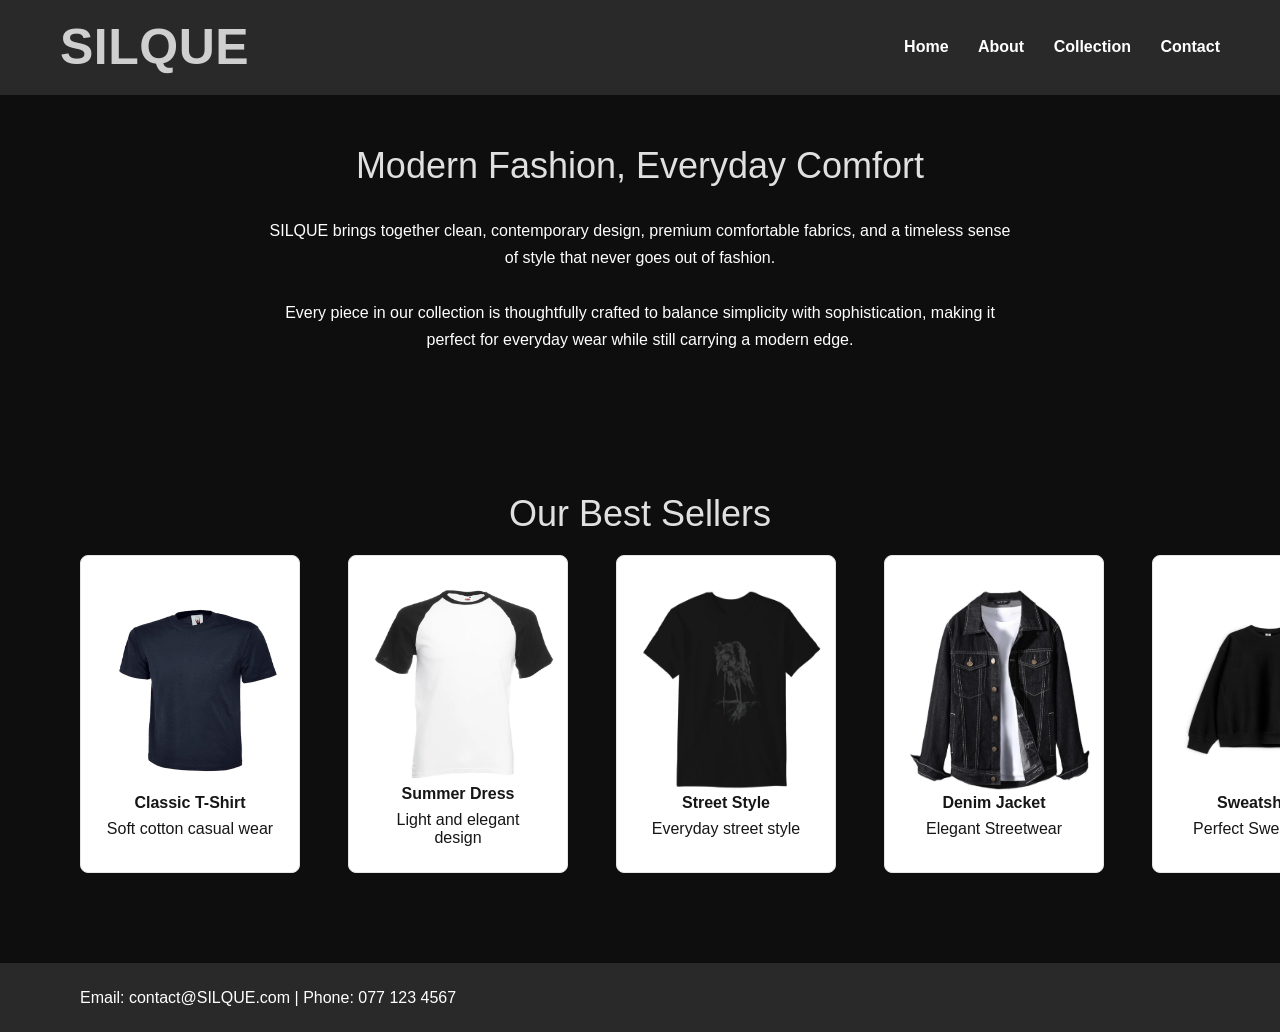
<file: index.html>
<!DOCTYPE html>
<html>
<head>
  <title>SILQUE | Home</title>
  <link rel="stylesheet" href="style.css">
</head>
<body>

<header>
  <h1>SILQUE</span></h1>
  <nav>
    <a href="index.html">Home</a>
    <a href="about.html">About</a>
    <a href="gallery.html">Collection</a>
    <a href="contact.html">Contact</a>
  </nav>
</header>

<section>
  <h2 class="section-title">Modern Fashion, Everyday Comfort</h2><br>
  <p class="section-text">
    SILQUE brings together clean, contemporary design, premium comfortable fabrics, and a timeless sense of style that never goes out of fashion.<br> <br>Every piece in our collection is thoughtfully crafted to balance simplicity with sophistication, making it perfect for everyday wear while still carrying a modern edge.
  </p>
</section>

<section>

  <h2 class="section-title">Our Best Sellers</h2>

  <div class="products">

    <div class="product">
      <img src="1.jpg" alt="Classic T-Shirt">
      <h4>Classic T-Shirt</h4>
      <p>Soft cotton casual wear</p>
    </div>

    <div class="product">

      <img src="2.jpg" alt="Best Sellers">
      <h4>Summer Dress</h4>
      <p>Light and elegant design</p>

    </div>

    <div class="product">

      <img src="3.webp" alt="Street style">

      <h4>Street Style</h4>

      <p>Everyday street style</p>

    </div>


    <div class="product">

      <img src="4.jpg" alt="Street style">

      <h4>Denim Jacket</h4>

      <p>Elegant Streetwear</p>

    </div>

    <div class="product">

      <img src="6.jpg" alt="Sweatshirts">

      <h4>Sweatshirts</h4>

      <p>Perfect Sweatshirts</p>

    </div>

  </div>

</section>

<footer>
  Email: contact@SILQUE.com | Phone: 077 123 4567
</footer>

</body>
</html>
</file>
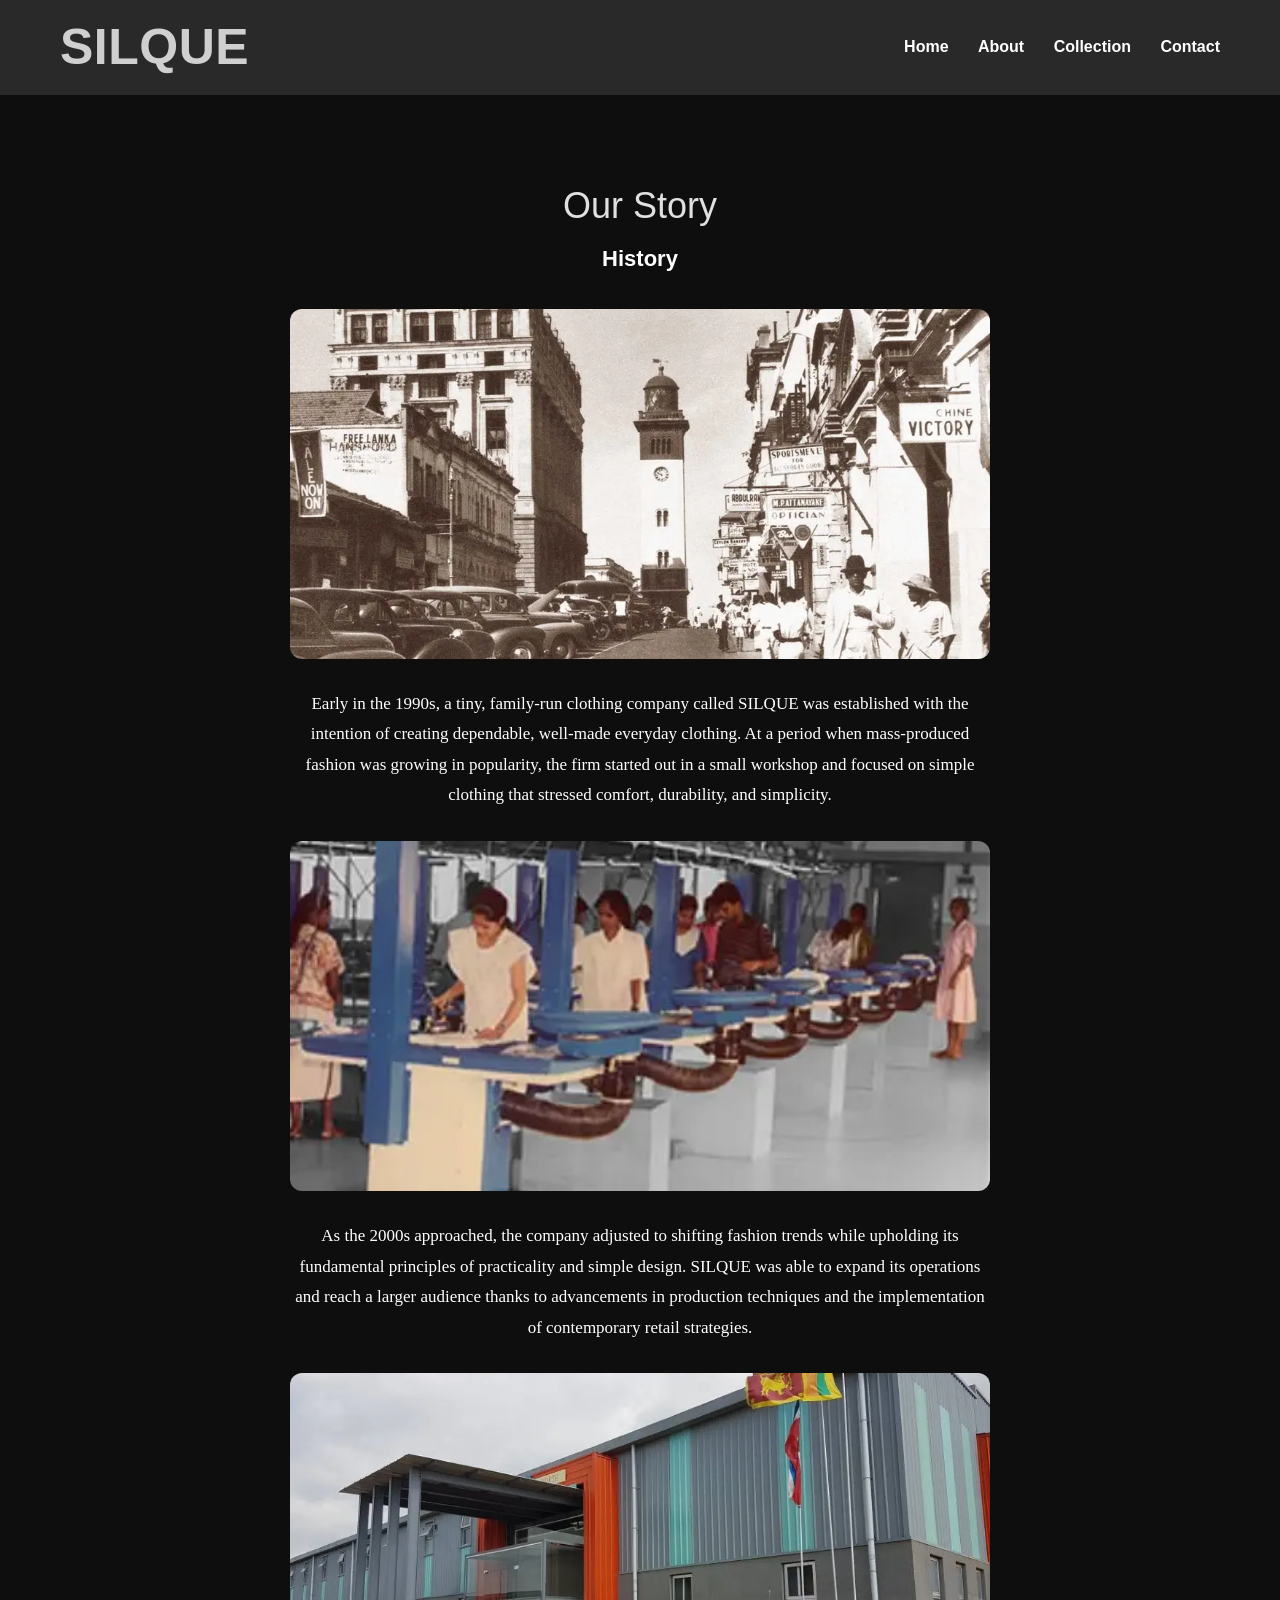
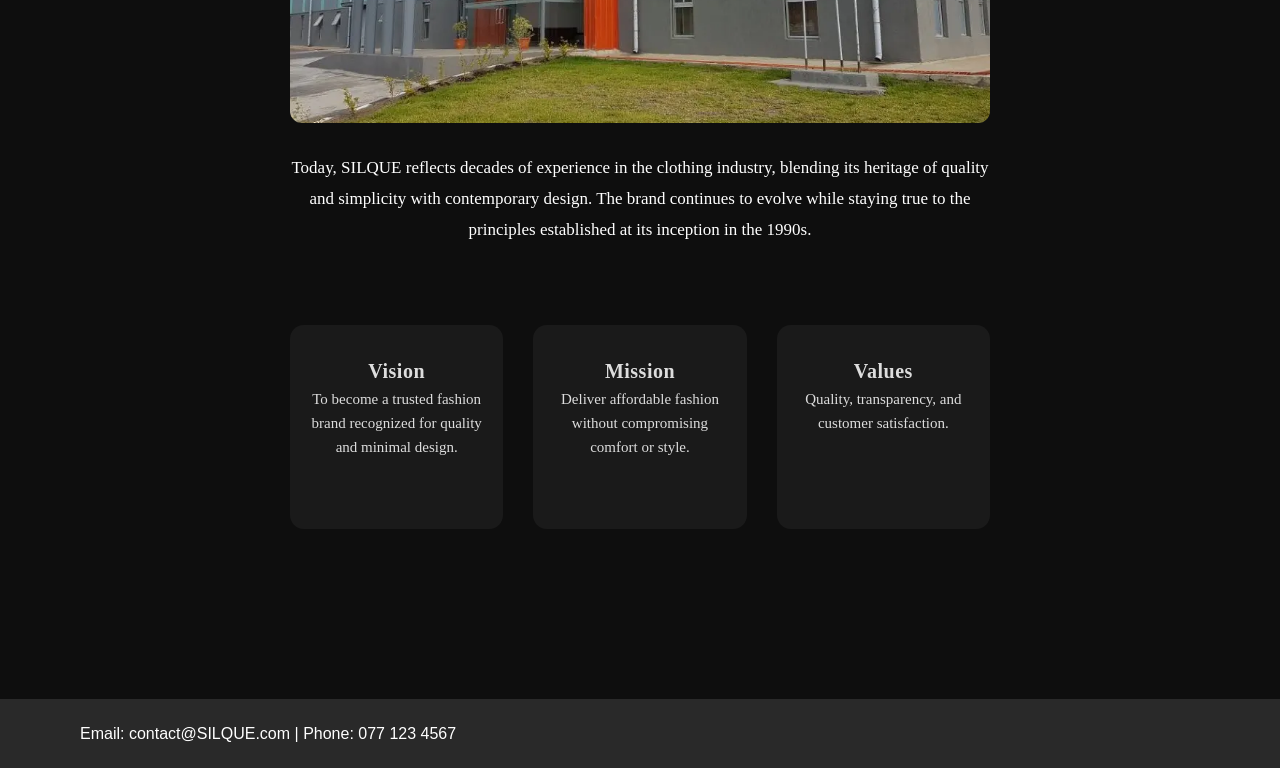
<file: about.html>
<!DOCTYPE html>
<html>
<head>
  <title>SILQUE | About</title>
  <link rel="stylesheet" href="style.css">
</head>

<body>

<header>
  <h1>SILQUE</span></h1>
  <nav>
    <a href="index.html">Home</a>
    <a href="about.html">About</a>
    <a href="gallery.html">Collection</a>
    <a href="contact.html">Contact</a>
  </nav>
</header>

<div class="about-container">

<section>
  <h2 class="section-title">Our Story</h2>

  <p class="section-text"><strong>History</strong>

    <img src="19.jpg">
    
    Early in the 1990s, a tiny, family-run clothing company called SILQUE was established with the intention of creating dependable, well-made everyday clothing. At a period when mass-produced fashion was growing in popularity, the firm started out in a small workshop and focused on simple clothing that stressed comfort, durability, and simplicity.

    <img src="20.jpg">

    As the 2000s approached, the company adjusted to shifting fashion trends while upholding its fundamental principles of practicality and simple design. SILQUE was able to expand its operations and reach a larger audience thanks to advancements in production techniques and the implementation of contemporary retail strategies.

    <img src="21.jpg">

    Today, SILQUE reflects decades of experience in the clothing industry, blending its heritage of quality and simplicity with contemporary design. The brand continues to evolve while staying true to the principles established at its inception in the 1990s.</p>


    <div class="vmv-section">

      <div class="vmv-box">
  <p class="section-text"><strong>Vision</strong><br>To become a trusted fashion brand recognized
  for quality and minimal design.</p>
      </div>

      <div class="vmv-box">
  <p class="section-text"><strong>Mission</strong><br>Deliver affordable fashion without
  compromising comfort or style.</p>
  </div>


  <div class="vmv-box">
    <p class="section-text"><strong>Values</strong><br>Quality, transparency, and customer satisfaction.</p>
  </div>

  </div>
</section>
</div>

<footer>
  Email: contact@SILQUE.com | Phone: 077 123 4567
</footer>

</body>

</html>
</file>
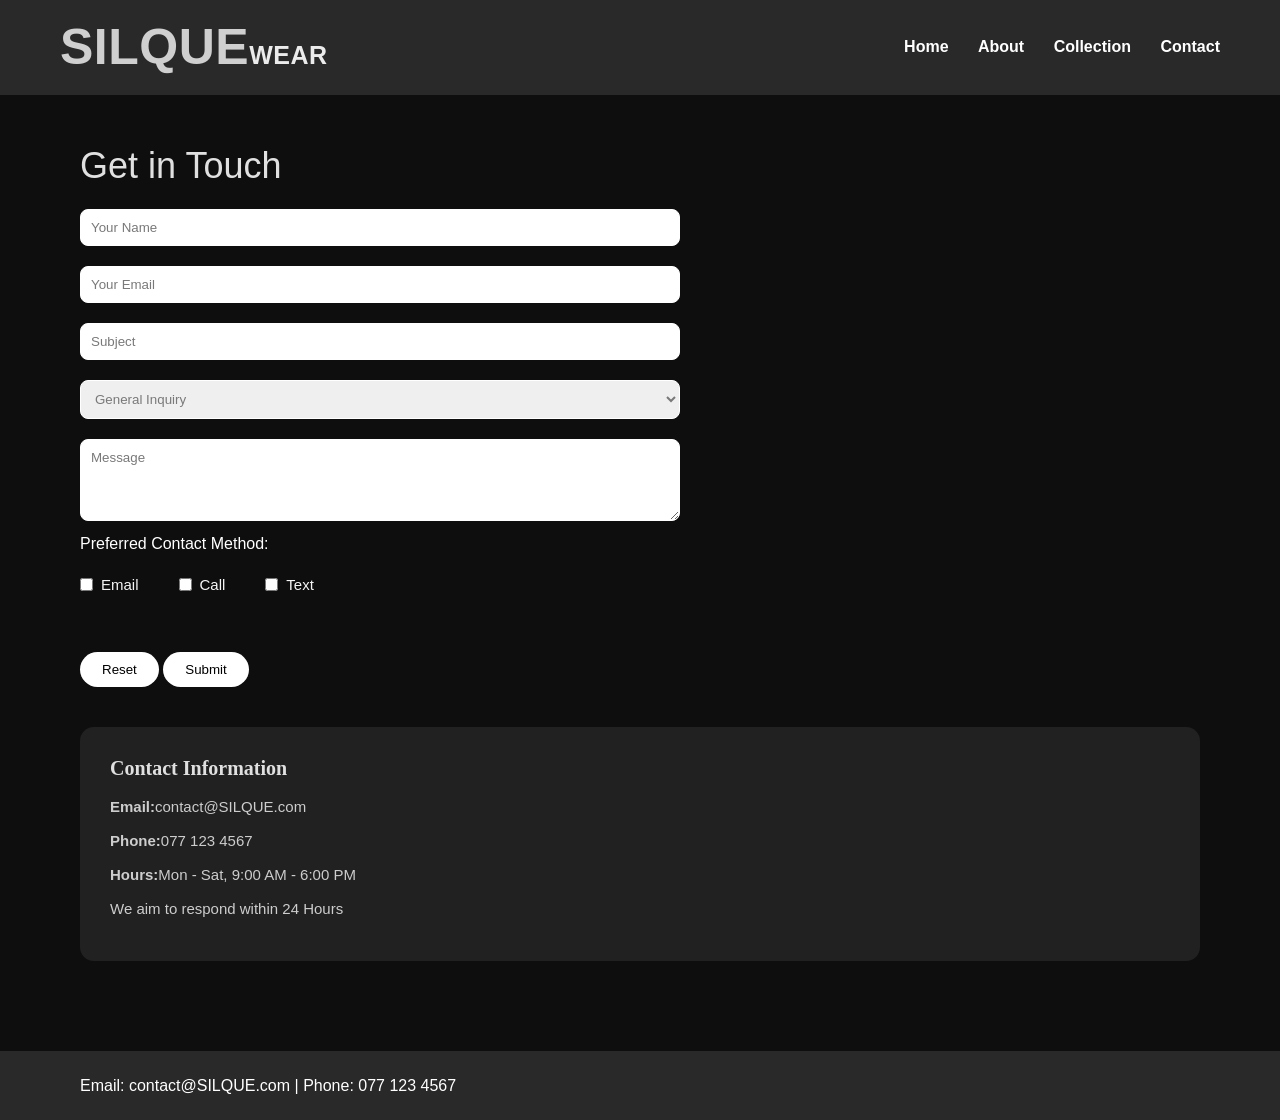
<file: contact.html>
<!DOCTYPE html>
<html>
<head>
  <title>SILQUE | Contact</title>
  <link rel="stylesheet" href="style.css">
</head>
<body>

<header>
  <h1>SILQUE<span>WEAR</span></h1>
  <nav>
    <a href="index.html">Home</a>
    <a href="about.html">About</a>
    <a href="gallery.html">Collection</a>
    <a href="contact.html">Contact</a>
  </nav>
</header>
<div class="information">
<section>
  <h2 class="section-title">Get in Touch</h2>

  <div class="contact-wrapper">

   <form>
    <input type="text" placeholder="Your Name">
    <input type="email" placeholder="Your Email">
    <input type="text" placeholder="Subject">

    <select>
      <option>General Inquiry</option>
      <option>Order Status</option>
      <option>Product Inquiry</option>
      <option>Feedback/Suggestions</option>
      <option>Other</option>
    </select>

    <textarea rows="4" placeholder="Message"></textarea>

  
    <p>Preferred Contact Method:</p>

   <div class="checkbox-group">
  
   <label>
    <input type="checkbox" name="contact" value="Email">
    Email
   </label>

   <label>
    <input type="checkbox" name="contact" value="Call">
    Call
   </label>

   <label>
     <input type="checkbox" name="contact" value="Text">
     Text
   </label>
   </div>

    <br><br>
    <button type="reset">Reset</button>
    <button type="submit">Submit</button>
   </form>
  </div>

  <div class="contact-info">
    <h3>Contact Information</h3>
    <p><strong>Email:</strong>contact@SILQUE.com</p>
    <p><strong>Phone:</strong>077 123 4567</p>
    <p><strong>Hours:</strong>Mon - Sat, 9:00 AM - 6:00 PM</p>
    <p>We aim to respond within 24 Hours</p>
  
  </div>

</section>
</div>

<footer>
  Email: contact@SILQUE.com | Phone: 077 123 4567
</footer>

</body>
</html>
</file>
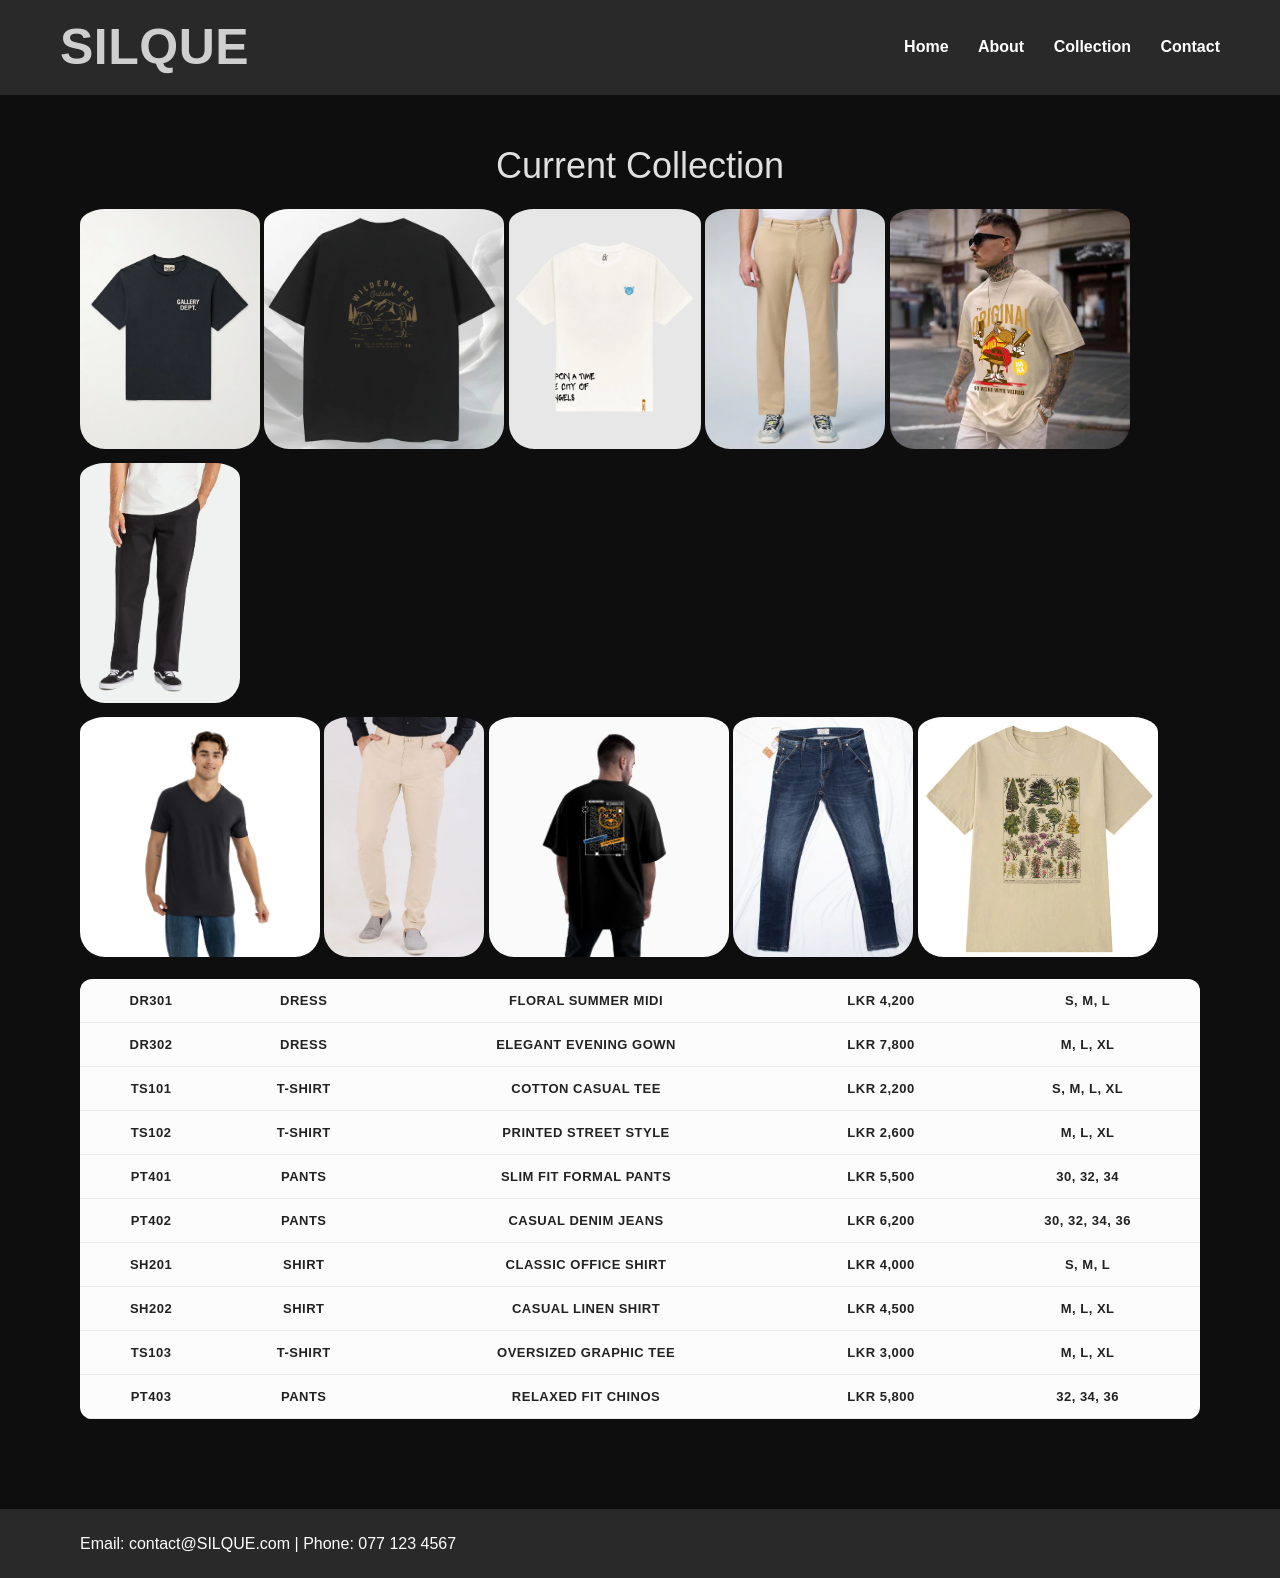
<file: gallery.html>
<!DOCTYPE html>
<html>
<head>
  <title>SILQUE | Collection</title>
  <link rel="stylesheet" href="style.css">
</head>
<body>

<header>
  <h1>SILQUE</span></h1>
  <nav>
    <a href="index.html">Home</a>
    <a href="about.html">About</a>
    <a href="gallery.html">Collection</a>
    <a href="contact.html">Contact</a>
  </nav>
</header>



<section>
  <h2 class="section-title">Current Collection</h2>

  <img class="gallery " src="7.jpg">
  <img class="gallery" src="11.jpg">
  <img class="gallery" src="12.jpg">
  <img class="gallery" src="15.jpg">
  <img class="gallery" src="17.jpg">
  <img class="gallery" src="8.jpg"><br>
  <img class="gallery" src="16.jpg">
  <img class="gallery" src="14.jpg">
  <img class="gallery" src="13.jpg">
  <img class="gallery" src="10.jpg">
  <img class="gallery" src="9.jpg">

  <br></br>

   <table>

    
  <tr>
  <td>DR301</td>
  <td>Dress</td>
  <td>Floral summer midi</td>
  <td>LKR 4,200</td>
  <td>S, M, L</td>
</tr>

<tr>
  <td>DR302</td>
  <td>Dress</td>
  <td>Elegant evening gown</td>
  <td>LKR 7,800</td>
  <td>M, L, XL</td>
</tr>

<tr>
  <td>TS101</td>
  <td>T-Shirt</td>
  <td>Cotton casual tee</td>
  <td>LKR 2,200</td>
  <td>S, M, L, XL</td>
</tr>

<tr>
  <td>TS102</td>
  <td>T-Shirt</td>
  <td>Printed street style</td>
  <td>LKR 2,600</td>
  <td>M, L, XL</td>
</tr>

<tr>
  <td>PT401</td>
  <td>Pants</td>
  <td>Slim fit formal pants</td>
  <td>LKR 5,500</td>
  <td>30, 32, 34</td>
</tr>

<tr>
  <td>PT402</td>
  <td>Pants</td>
  <td>Casual denim jeans</td>
  <td>LKR 6,200</td>
  <td>30, 32, 34, 36</td>
</tr>

<tr>
  <td>SH201</td>
  <td>Shirt</td>
  <td>Classic office shirt</td>
  <td>LKR 4,000</td>
  <td>S, M, L</td>
</tr>

<tr>
  <td>SH202</td>
  <td>Shirt</td>
  <td>Casual linen shirt</td>
  <td>LKR 4,500</td>
  <td>M, L, XL</td>
</tr>

<tr>
  <td>TS103</td>
  <td>T-Shirt</td>
  <td>Oversized graphic tee</td>
  <td>LKR 3,000</td>
  <td>M, L, XL</td>
</tr>

<tr>
  <td>PT403</td>
  <td>Pants</td>
  <td>Relaxed fit chinos</td>
  <td>LKR 5,800</td>
  <td>32, 34, 36</td>
</tr>


  </table>


  

</section>

<footer>
  Email: contact@SILQUE.com | Phone: 077 123 4567
</footer>

</body>
</html>
</file>
<file: style.css>
* {
  margin: 0;
  padding: 0;
  box-sizing: border-box;
  font-family: "Segoe UI", Arial, sans-serif ,'Lucida Sans', 'Lucida Sans Regular', 'Lucida Grande', 'Lucida Sans Unicode', Geneva, Verdana, sans-serif;
}

body {
  background-color: #0e0e0e;
  color: #0e0e0e;
}


/* HEADER */
header {
  background: #292929;
  padding: 18px 60px;
  display: flex;
  justify-content: space-between;
  align-items: center;
  border-bottom: 1px solid #292929;
  
}

header h1 {
  font-size: 50px;
  letter-spacing: 0.5px;
  font-family:'Playfair Display' , sans-serif;
  color: #dbdbdbef;
  
}

header h1 span{
  font-family:'Gill Sans', 'Gill Sans MT', Calibri, 'Trebuchet MS', sans-serif;
  font-size:  25px;
  color: #ebebeb;
}

nav a {
  margin-left: 25px;
  text-decoration:none;
  color: #ffffff;
  font-weight:bold;
 

}

nav a:hover {
  color: #7d849f;
}

/* PAGE SECTIONS */
section {
  padding: 50px 80px;
  color: #161616;
}

.section-title {
  font-size: 36px;
  font-weight: 500;
  margin-bottom: 12px;
  color: #e0e0e0;
  font-family:'Gill Sans', 'Gill Sans MT', Calibri, 'Trebuchet MS', sans-serif;
  text-align: center;
}

.section-text {
  max-width: 750px;
  margin: 0 auto 40px;
  line-height: 1.7;
  color: #ffffff;
  font-family:Verdana, Geneva, Tahoma, sans-serif;
  text-align: center;
}

/* HOME PRODUCTS */
.products {
  display: flex;
  gap: 30px;
  margin-top: 20px;
  
}

.product {
  background: #ffffff;
  padding: 25px;
  width: 220px;
  align-content: center;
  border-radius: 8px;
  border: 1px solid #e5e5e5;
  transition: 0.15s;
  margin-right: 18px;
}

.product h4 {
  margin-bottom: 8px;
  text-align: center;
}

.product p {
  text-align: center;
}

.product:hover {
  transform: scale(1.2);
}

.product img{

  width: 180px;
  height:200px;
 
}

.gallery{
  
  height:250px;
  border-radius: 25px;
  transition: 0.15s;
  padding-top: 10px;
  

  
}

.gallery:hover{
  transform: scale(1.1);
}

.about-container p{
  font-size: 17px;
  font-family: Georgia, 'Times New Roman', Times, serif;
  line-height: 1.8;
}

.about-container strong{
  font-size: 22px;
  font-weight:600;
}

.about-container{
  max-width: 900px;
  margin: 0 auto;
  padding: 40px 20px;

}

.about-container img{
  width:100%;
  max-width: 700px;
  height: 350px;
  object-fit: cover;
  display: block;
  margin: 30px auto;
  border-radius: 12px;
}

.vmv-section{
  max-width: 900px;
  margin: 80px auto;
  display: grid;
  grid-template-columns: repeat(3 , 1fr);
  gap:30px;
  text-align: center;
  margin-bottom: 40px;
  
  
}

.vmv-box{
  background: rgba(255,255,255,0.05);
  padding:30px 20px;
  border-radius: 14px;
}

.vmv-box strong{
  font-family: Georgia, 'Times New Roman', Times, serif;
  font-size: 20px;
  margin-bottom: 12px;
  letter-spacing: 0.5px;

}

.vmv-box p{
  font-size: 15px;
  line-height: 1.6;
  opacity: 0.85;
}


/* TABLE */
table {
  width: 100%;
  border-collapse:collapse;
  background: #fcfcfc;
  border-radius: 12px;
  overflow: hidden;
  
}

/*Header*/

thead{
  background-color: #f6f6f6;
}

/*Body*/

th, td {
  padding: 14px 16px;
  font-size: 13px;
  font-weight: 600;
  text-align: center;
  text-transform: uppercase;
  letter-spacing: 0.5px;
  color:#222;
  border-bottom: 1px solid #eaeaea;
}

/* FORM */
form {
  max-width: 600px;
  
}

input, textarea, select {
  width: 100%;
  padding: 10px;
  margin: 10px 0;
  border-radius: 8px;
  border: 1px solid rgb(255, 255, 255);
 
}

input::placeholder, textarea::placeholder, select::placeholder {
  color: #797979;
}

.custom-input::placeholder{
  color: #979797;
}

form button {
  padding: 10px 22px;
  border: none;
  background: #ffffff;
  color: rgb(0, 0, 0);
  cursor: pointer;
}

form button[type="reset"],[type="submit"] {
  color: #010101;
  background: #ffffff;
  border-radius: 30px;

}
  label {
  color: #ffffff;
  margin-right: 15px;
  cursor: pointer;
}

form select{
  color: #797979;
}

.checkbox-group {
  display: flex;
  gap: 25px;
  margin: 15px 0;
}

.checkbox-group label {
  display: flex;
  align-items: center;
  gap: 8px;
  font-size: 15px;
  color: #f5f5f5; 
  cursor: pointer;
}

form p{
  color:#ffffff
}

.contact-wrapper{
  display: grid;
  grid-template-columns: 1.2fr 0.8fr;
  gap: 60px;
  max-width: 1100px;
  
  align-items: start;

}



.contact-info{
  background: rgba(255,255,255,0.08);
  padding: 30px;
  border-radius: 14px;
  color:#e0e0e0;
  margin-top: 40px;


}

.contact-info h3{

  font-family: Georgia, 'Times New Roman', Times, serif;
  font-size: 20px;
  margin-bottom: 15px;

}

.contact-info p {
  font-size: 15px;
  line-height: 1.6;
  margin-bottom: 10px;
  opacity: 0.9;
}

.information h2{
  text-align: left;
}



/* FOOTER */
footer {
  background: #292929;
  padding: 25px 80px;
  border-top: 1px solid #292929;
  margin-top: 40px;
  color: #ffffff;
  
}
</file>
